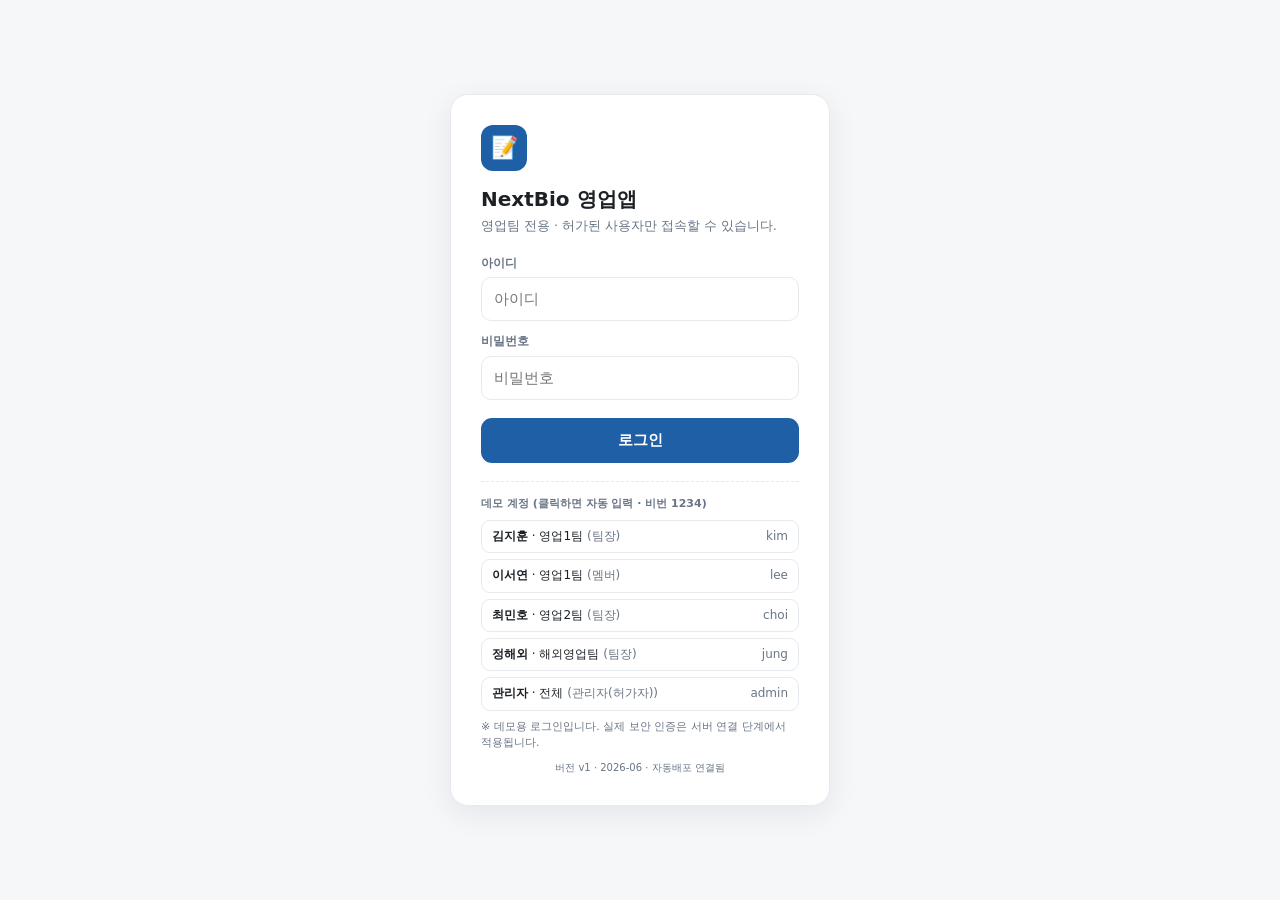
<file: index.html>
<!DOCTYPE html>
<html lang="ko">
<head>
<meta charset="UTF-8" />
<meta name="viewport" content="width=device-width, initial-scale=1.0" />
<title>영업 대시보드 — NextBio</title>
<link rel="stylesheet" href="app.css" />
</head>
<body>
<div class="app" id="app" style="display:none">
  <header class="top">
    <div class="brand">
      <div class="logo">📊</div>
      <div><b>영업 대시보드</b><small id="hd-sub"></small></div>
    </div>
    <div class="top-actions">
      <div class="userbox"><span class="who" id="u-name"></span><span class="team" id="u-team"></span></div>
      <a class="homebtn" href="orders.html" id="orders-link">📋 주문 관리</a>
      <button class="reset" onclick="logout()">로그아웃</button>
    </div>
  </header>

  <div class="hub-hello">
    <h1 id="hello"></h1>
    <p>오늘 <b id="today"></b> 기준 · 영업 실적 요약</p>
  </div>

  <div class="bar2" id="teamsel-wrap" style="display:none">
    <span style="font-size:12px;font-weight:700;color:var(--muted)">팀 선택</span>
    <div class="seg" id="teamsel"></div>
  </div>

  <div class="kpi-grid" id="kpis"></div>

  <div class="panelbox">
    <h3>📈 월별 매출 <small>2025 vs 2026 (1~6월)</small></h3>
    <div class="chart" id="chart"></div>
    <div class="legend"><span><i style="background:#cfd6df"></i>2025년</span><span><i style="background:var(--brand)"></i>2026년</span></div>
  </div>

  <div class="split">
    <div class="panelbox"><h3>🏆 거래처 TOP <small>2026 누적</small></h3><ul class="rank" id="top-partner"></ul></div>
    <div class="panelbox"><h3>📦 제품 TOP <small>2026 누적</small></h3><ul class="rank" id="top-item"></ul></div>
  </div>

  <a class="cta" href="orders.html">📋 우리 팀 주문 관리로 이동 →</a>
  <div class="note">※ 매출 숫자는 데모용 샘플입니다. 실제로는 출고완료된 주문이 자동으로 집계됩니다. 생산·품질·재고 연동은 다음 단계입니다.</div>
</div>

<script src="app.js"></script>
<script>
const U=currentUser();
if(!U){ location.replace('login.html'); }
else {
  document.getElementById('app').style.display='block';
  document.getElementById('u-name').textContent=U.name;
  document.getElementById('u-team').textContent=U.team+' · '+U.role;
  document.getElementById('hello').textContent=U.name+'님, 안녕하세요 👋';
  document.getElementById('today').textContent=fmt(TODAY);
  const teams=visibleTeams(U);
  // 관리자면 팀 선택(전체+각팀), 멤버면 자기팀 고정
  let sel = isAdmin(U)?'전체':U.team;
  if(isAdmin(U)){
    document.getElementById('teamsel-wrap').style.display='flex';
    const opts=['전체',...TEAMS];
    document.getElementById('teamsel').innerHTML=opts.map((t,i)=>`<button data-t="${t}" class="${i===0?'on':''}">${t}</button>`).join('');
    document.getElementById('teamsel').addEventListener('click',e=>{const b=e.target.closest('button');if(!b)return;
      document.querySelectorAll('#teamsel button').forEach(x=>x.classList.remove('on'));b.classList.add('on');sel=b.dataset.t;render();});
  }
  document.getElementById('hd-sub').textContent = isAdmin(U)?'전사 영업 현황':U.team+' 현황';

  function money(n){ return '₩'+eok(n); }
  function render(){
    const today=kpiToday(sel), month=kpiMonth(sel);
    const lastJun=sumIf(sel,s=>s.date.slice(0,7)==='2025-06');
    const ytd=kpiYTD(sel,2026,6), lastYtd=kpiYTD(sel,2025,6);
    const yoy = lastYtd? Math.round((ytd-lastYtd)/lastYtd*100):0;
    const mDelta = lastJun? Math.round((month-lastJun)/lastJun*100):0;
    document.getElementById('kpis').innerHTML=`
      <div class="kpi"><div class="lab">오늘 매출</div><div class="val">${money(today)}</div><div class="foot">${fmt(TODAY)}</div></div>
      <div class="kpi"><div class="lab">이번 달 (6월)</div><div class="val">${money(month)}</div><div class="delta ${mDelta>=0?'up':'down'}">${mDelta>=0?'▲':'▼'} ${Math.abs(mDelta)}% <span style="color:var(--muted);font-weight:600">vs 작년 6월</span></div></div>
      <div class="kpi hl"><div class="lab">올해 누적 (1~6월)</div><div class="val">${money(ytd)}</div><div class="foot">작년 동기 ${money(lastYtd)}</div></div>
      <div class="kpi"><div class="lab">전년 동기 대비</div><div class="val ${yoy>=0?'':''}" style="color:${yoy>=0?'var(--green)':'var(--bad)'}">${yoy>=0?'+':''}${yoy}%</div><div class="delta ${yoy>=0?'up':'down'}">${yoy>=0?'▲ 성장':'▼ 감소'}</div></div>`;
    // 차트
    const p=monthlyPair(sel); const max=Math.max(...p.y2025,...p.y2026,1);
    document.getElementById('chart').innerHTML=p.labels.map((lb,i)=>`
      <div class="cgroup"><div class="cbars">
        <div class="cbar y1" style="height:${Math.max(2,p.y2025[i]/max*100)}%"><span class="cval">${eok(p.y2025[i])}</span></div>
        <div class="cbar y2" style="height:${Math.max(2,p.y2026[i]/max*100)}%"><span class="cval">${eok(p.y2026[i])}</span></div>
      </div><div class="cmonth">${lb}</div></div>`).join('');
    // TOP
    const tp=topBy(sel,'partner'), ti=topBy(sel,'item');
    const maxp=Math.max(...tp.map(x=>x.amt),1), maxi=Math.max(...ti.map(x=>x.amt),1);
    document.getElementById('top-partner').innerHTML=tp.map(x=>`<li><div style="flex:1"><div class="nm">${x.name}</div><div class="bar"><i style="width:${x.amt/maxp*100}%"></i></div></div><span class="amt">${money(x.amt)}</span></li>`).join('')||'<li>데이터 없음</li>';
    document.getElementById('top-item').innerHTML=ti.map(x=>`<li><div style="flex:1"><div class="nm">${x.name}</div><div class="bar"><i style="width:${x.amt/maxi*100}%"></i></div></div><span class="amt">${money(x.amt)}</span></li>`).join('')||'<li>데이터 없음</li>';
  }
  render();
}
</script>
</body>
</html>
</file>
<file: app.css>
/* ===== NextBio 영업앱 공통 스타일 ===== */
:root{
  --bg:#f6f7f9; --surface:#ffffff; --ink:#1c2126; --muted:#697586;
  --line:#e6e9ee; --line2:#f0f2f5;
  --brand:#1f5fa6; --brand-soft:#e6f1fb;        /* 영업 = 블루 */
  --green:#0f6e56; --green-soft:#e1f5ee;
  --accent:#534ab7; --accent-soft:#eeedfe;
  --warn:#b25a17; --warn-soft:#faece7;
  --bad:#b02a4f; --bad-soft:#fbeaf0;
  --shadow:0 1px 2px rgba(16,24,40,.04),0 1px 3px rgba(16,24,40,.06);
}
*{box-sizing:border-box}
html,body{margin:0;padding:0}
body{font-family:"Apple SD Gothic Neo","Malgun Gothic",ui-sans-serif,system-ui,-apple-system,"Segoe UI",sans-serif;
  background:var(--bg);color:var(--ink);-webkit-font-smoothing:antialiased;font-size:14px;line-height:1.45}
a{color:inherit;text-decoration:none}
.app{max-width:1080px;margin:0 auto;padding:0 16px 64px}

/* top bar */
header.top{display:flex;align-items:center;justify-content:space-between;gap:12px;padding:16px 2px 14px;flex-wrap:wrap}
.brand{display:flex;align-items:center;gap:10px}
.logo{width:34px;height:34px;border-radius:9px;background:var(--brand);color:#fff;display:flex;align-items:center;justify-content:center;font-weight:800;font-size:17px;flex:0 0 34px}
.brand b{font-size:17px;font-weight:800}
.brand small{display:block;color:var(--muted);font-size:11px;font-weight:600;margin-top:1px}
.top-actions{display:flex;gap:8px;align-items:center;flex-wrap:wrap}
.homebtn,.reset{font-size:12px;color:var(--muted);background:none;border:1px solid var(--line);padding:6px 11px;border-radius:8px;cursor:pointer;font-weight:600}
.homebtn:hover,.reset:hover{background:var(--line2)}
.userbox{display:flex;align-items:center;gap:8px;font-size:12px}
.userbox .who{font-weight:700}
.userbox .team{font-size:11px;font-weight:700;padding:3px 9px;border-radius:999px;background:var(--brand-soft);color:var(--brand)}
.demo-tag{font-size:11px;font-weight:700;color:var(--accent);background:var(--accent-soft);padding:5px 11px;border-radius:999px}

/* login */
.login-wrap{min-height:100vh;display:flex;align-items:center;justify-content:center;padding:20px}
.login-card{background:var(--surface);border:1px solid var(--line);border-radius:18px;box-shadow:0 8px 30px rgba(16,24,40,.08);padding:30px;max-width:380px;width:100%}
.login-card .logo{width:46px;height:46px;border-radius:12px;font-size:22px;margin-bottom:14px}
.login-card h1{font-size:20px;margin:0 0 3px}
.login-card .sub{color:var(--muted);font-size:12.5px;margin-bottom:20px}
.login-card label{display:block;font-size:12px;font-weight:800;color:var(--muted);margin:12px 0 5px}
.login-card input{width:100%;border:1px solid var(--line);border-radius:10px;padding:12px;font-size:15px;font-family:inherit}
.login-card input:focus{outline:none;border-color:var(--brand);box-shadow:0 0 0 3px var(--brand-soft)}
.login-card .btn{margin-top:18px}
.login-err{color:var(--bad);font-size:12.5px;font-weight:700;margin-top:10px;display:none}
.demo-accts{margin-top:18px;border-top:1px dashed var(--line);padding-top:14px}
.demo-accts .t{font-size:11px;font-weight:800;color:var(--muted);margin-bottom:8px}
.acct{display:flex;justify-content:space-between;align-items:center;gap:8px;font-size:12px;padding:7px 10px;border:1px solid var(--line);border-radius:9px;margin-bottom:6px;cursor:pointer}
.acct:hover{background:var(--line2)}
.acct .r{color:var(--muted)}

/* KPI */
.hub-hello{margin:6px 2px 16px}
.hub-hello h1{font-size:22px;margin:0 0 4px}
.hub-hello p{color:var(--muted);margin:0;font-size:13.5px}
.kpi-grid{display:grid;grid-template-columns:repeat(4,1fr);gap:12px;margin-bottom:16px}
.kpi{background:var(--surface);border:1px solid var(--line);border-radius:14px;padding:16px;box-shadow:var(--shadow)}
.kpi .lab{font-size:12px;color:var(--muted);font-weight:700}
.kpi .val{font-size:24px;font-weight:800;margin:8px 0 2px;letter-spacing:-.01em}
.kpi .val small{font-size:13px;font-weight:700;color:var(--muted)}
.kpi .delta{font-size:12px;font-weight:800}
.kpi .delta.up{color:var(--green)} .kpi .delta.down{color:var(--bad)}
.kpi .foot{font-size:11px;color:var(--muted)}
.kpi.hl{background:linear-gradient(180deg,var(--brand-soft),#fff);border-color:#b8d4ee}

.panelbox{background:var(--surface);border:1px solid var(--line);border-radius:14px;padding:18px;box-shadow:var(--shadow);margin-bottom:14px}
.panelbox h3{margin:0 0 14px;font-size:15px}
.panelbox h3 small{font-weight:600;color:var(--muted);font-size:12px}

/* bar chart */
.chart{display:flex;align-items:flex-end;gap:12px;height:180px;padding-top:10px}
.cgroup{flex:1;display:flex;flex-direction:column;align-items:center;gap:6px;height:100%;justify-content:flex-end}
.cbars{display:flex;align-items:flex-end;gap:4px;height:100%;width:100%;justify-content:center}
.cbar{width:18px;border-radius:5px 5px 0 0;position:relative;transition:height .3s}
.cbar.y1{background:#cfd6df}
.cbar.y2{background:var(--brand)}
.cbar .cval{position:absolute;top:-16px;left:50%;transform:translateX(-50%);font-size:9px;color:var(--muted);white-space:nowrap}
.cmonth{font-size:11px;color:var(--muted);font-weight:700}
.legend{display:flex;gap:14px;margin-top:10px;font-size:11.5px;color:var(--muted)}
.legend span{display:inline-flex;align-items:center;gap:6px}
.legend i{width:11px;height:11px;border-radius:3px;display:inline-block}

.split{display:grid;grid-template-columns:1fr 1fr;gap:14px}
.rank{list-style:none;margin:0;padding:0}
.rank li{display:flex;justify-content:space-between;align-items:center;padding:9px 0;border-top:1px solid var(--line2);font-size:13px}
.rank li:first-child{border-top:0}
.rank .nm{font-weight:600}
.rank .amt{font-weight:800;font-variant-numeric:tabular-nums}
.rank .bar{height:6px;background:var(--brand-soft);border-radius:999px;margin-top:4px}
.rank .bar i{display:block;height:100%;background:var(--brand);border-radius:999px}

.cta{display:block;background:var(--brand);color:#fff;text-align:center;font-weight:800;font-size:15px;padding:14px;border-radius:12px;margin-top:4px}

/* tabs/cards/table/forms (주문관리 공용) */
nav.tabs{display:flex;gap:4px;background:var(--surface);border:1px solid var(--line);border-radius:12px;padding:5px;box-shadow:var(--shadow);overflow-x:auto;margin-bottom:18px}
nav.tabs button{flex:1;min-width:max-content;border:0;background:none;color:var(--muted);font-weight:700;font-size:13.5px;padding:10px 14px;border-radius:8px;cursor:pointer;white-space:nowrap}
nav.tabs button.on{background:var(--ink);color:#fff}
.panel{display:none}.panel.on{display:block;animation:fade .18s ease}
@keyframes fade{from{opacity:0;transform:translateY(3px)}to{opacity:1;transform:none}}
.cards{display:grid;grid-template-columns:repeat(4,1fr);gap:10px;margin-bottom:16px}
.card{background:var(--surface);border:1px solid var(--line);border-radius:13px;padding:13px 15px;box-shadow:var(--shadow)}
.card .lab{font-size:11.5px;color:var(--muted);font-weight:700}.card .val{font-size:23px;font-weight:800;margin:5px 0 1px}.card .foot{font-size:11px;color:var(--muted)}
.card.warn{background:var(--warn-soft);border-color:#f0c4a8}.card.warn *{color:var(--warn)}
.bar2{display:flex;gap:8px;align-items:center;margin-bottom:12px;flex-wrap:wrap}
.seg{display:flex;gap:4px;background:var(--surface);border:1px solid var(--line);border-radius:9px;padding:3px}
.seg button{border:0;background:none;color:var(--muted);font-weight:700;font-size:12.5px;padding:6px 12px;border-radius:7px;cursor:pointer}
.seg button.on{background:var(--brand);color:#fff}
.tablewrap{background:var(--surface);border:1px solid var(--line);border-radius:13px;overflow:hidden;box-shadow:var(--shadow)}
table{width:100%;border-collapse:collapse;font-size:13px}
th,td{text-align:left;padding:11px 14px;border-top:1px solid var(--line2)}
thead th{background:#fafbfc;border-top:0;font-size:11.5px;color:var(--muted);font-weight:800}
tbody tr:hover{background:#fafbfc}
td.num,th.num{text-align:right;font-variant-numeric:tabular-nums}
.code{font-family:ui-monospace,Menlo,monospace;font-size:12px;color:var(--muted)}
.nm b{display:block;font-weight:700}.nm span{font-size:11px;color:var(--muted)}
.qty{font-weight:800}.unit{font-size:10.5px;color:var(--muted);font-weight:600;margin-left:2px}
.pill{display:inline-block;font-size:11px;font-weight:800;padding:3px 9px;border-radius:999px}
.p-warn{background:var(--warn-soft);color:var(--warn)}
.mt{display:inline-block;font-size:11px;font-weight:800;padding:2px 8px;border-radius:999px}
.t-in{background:var(--green-soft);color:var(--green)}.t-prod{background:var(--accent-soft);color:var(--accent)}
.t-cons{background:var(--warn-soft);color:var(--warn)}.t-out{background:var(--bad-soft);color:var(--bad)}.t-adj{background:var(--brand-soft);color:var(--brand)}
.form{background:var(--surface);border:1px solid var(--line);border-radius:14px;padding:20px;box-shadow:var(--shadow)}
.form h3{margin:0 0 4px;font-size:16px}.form .sub{color:var(--muted);font-size:12.5px;margin-bottom:16px}
label.fl{display:block;font-size:12px;font-weight:800;color:var(--muted);margin:13px 0 5px}
.auto{font-size:9.5px;font-weight:800;color:var(--green);background:var(--green-soft);padding:1px 6px;border-radius:999px;margin-left:5px}
input,select{font-family:inherit;font-size:14px;width:100%;border:1px solid var(--line);border-radius:10px;padding:11px 12px;background:var(--surface)}
input:focus,select:focus{outline:none;border-color:var(--brand);box-shadow:0 0 0 3px var(--brand-soft)}
input.ro{background:#f7f8fa;color:var(--muted)}
.row2{display:flex;gap:10px}.row2>div{flex:1}
.big{font-size:22px;font-weight:800}
.btn{margin-top:8px;width:100%;background:var(--ink);color:#fff;border:0;font-weight:800;font-size:15px;padding:13px;border-radius:11px;cursor:pointer}
.btn:hover{opacity:.92}.btn.blue{background:var(--brand)}.ghost{background:none;border:1px solid var(--line);color:var(--ink);font-weight:700}
.edit-btn{font-size:12px;border:1px solid var(--line);background:none;border-radius:8px;padding:5px 10px;cursor:pointer;font-weight:700}
.edit-btn:hover{background:var(--line2)}
.hint{font-size:12px;color:var(--muted);margin-top:8px;line-height:1.6}
.ok-msg{margin-top:14px;background:var(--green-soft);color:var(--green);font-weight:700;font-size:13px;padding:11px 13px;border-radius:10px;display:none}
.note{font-size:12px;color:var(--muted);margin-top:16px;line-height:1.7;border-left:3px solid var(--line);padding-left:12px}
.hist-item{background:var(--surface);border:1px solid var(--line);border-radius:12px;padding:13px 15px;margin-bottom:9px;box-shadow:var(--shadow)}
.modal-bg{display:none;position:fixed;inset:0;background:rgba(20,25,30,.45);z-index:50;align-items:center;justify-content:center;padding:18px}
.modal-bg.on{display:flex}
.modal{background:var(--surface);border-radius:16px;padding:22px;max-width:380px;width:100%;box-shadow:0 12px 40px rgba(0,0,0,.2)}
.modal h3{margin:0 0 14px;font-size:16px}
.readonly-ban{background:var(--warn-soft);color:var(--warn);font-size:12.5px;font-weight:700;padding:10px 13px;border-radius:10px;margin-bottom:14px}

@media(max-width:680px){
  .kpi-grid,.cards{grid-template-columns:repeat(2,1fr)}
  .split{grid-template-columns:1fr}
  .hide-sm{display:none}th.hide-sm,td.hide-sm{display:none}
  .cbar{width:13px}
}
</file>
